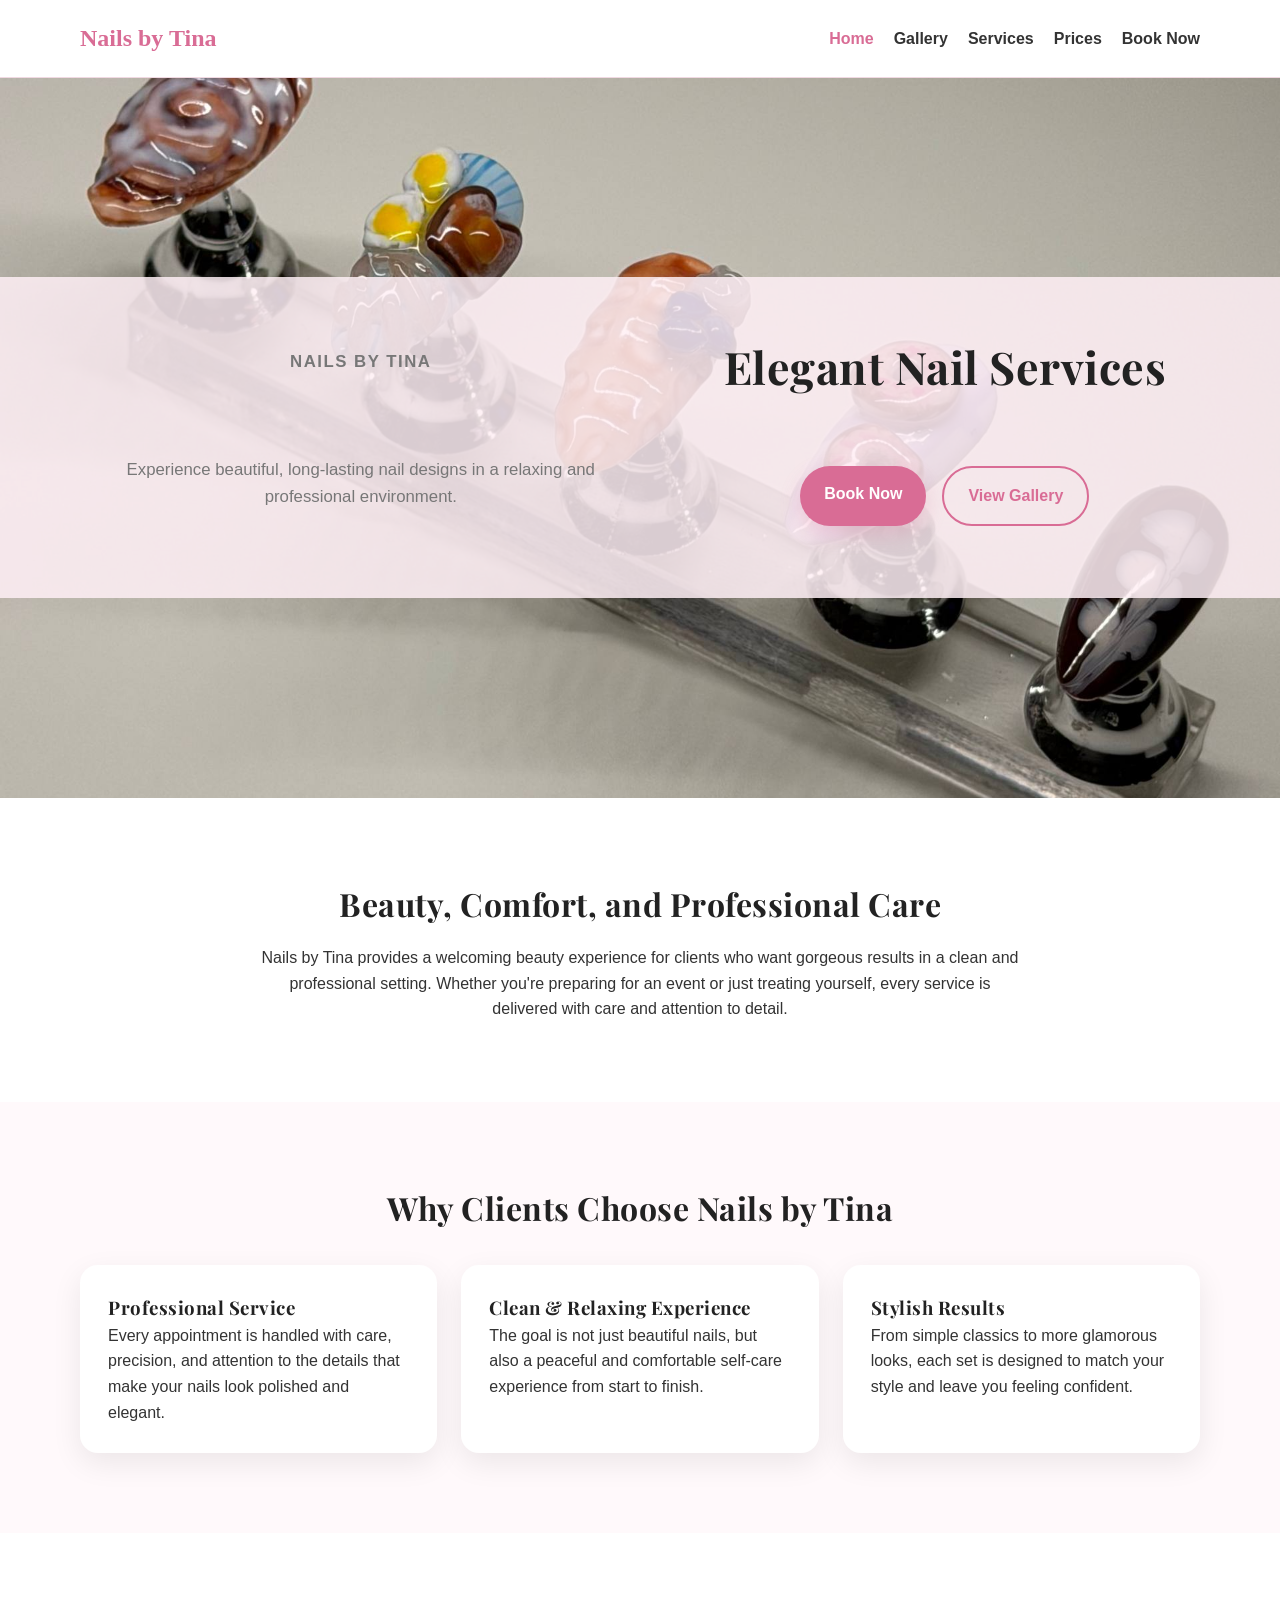
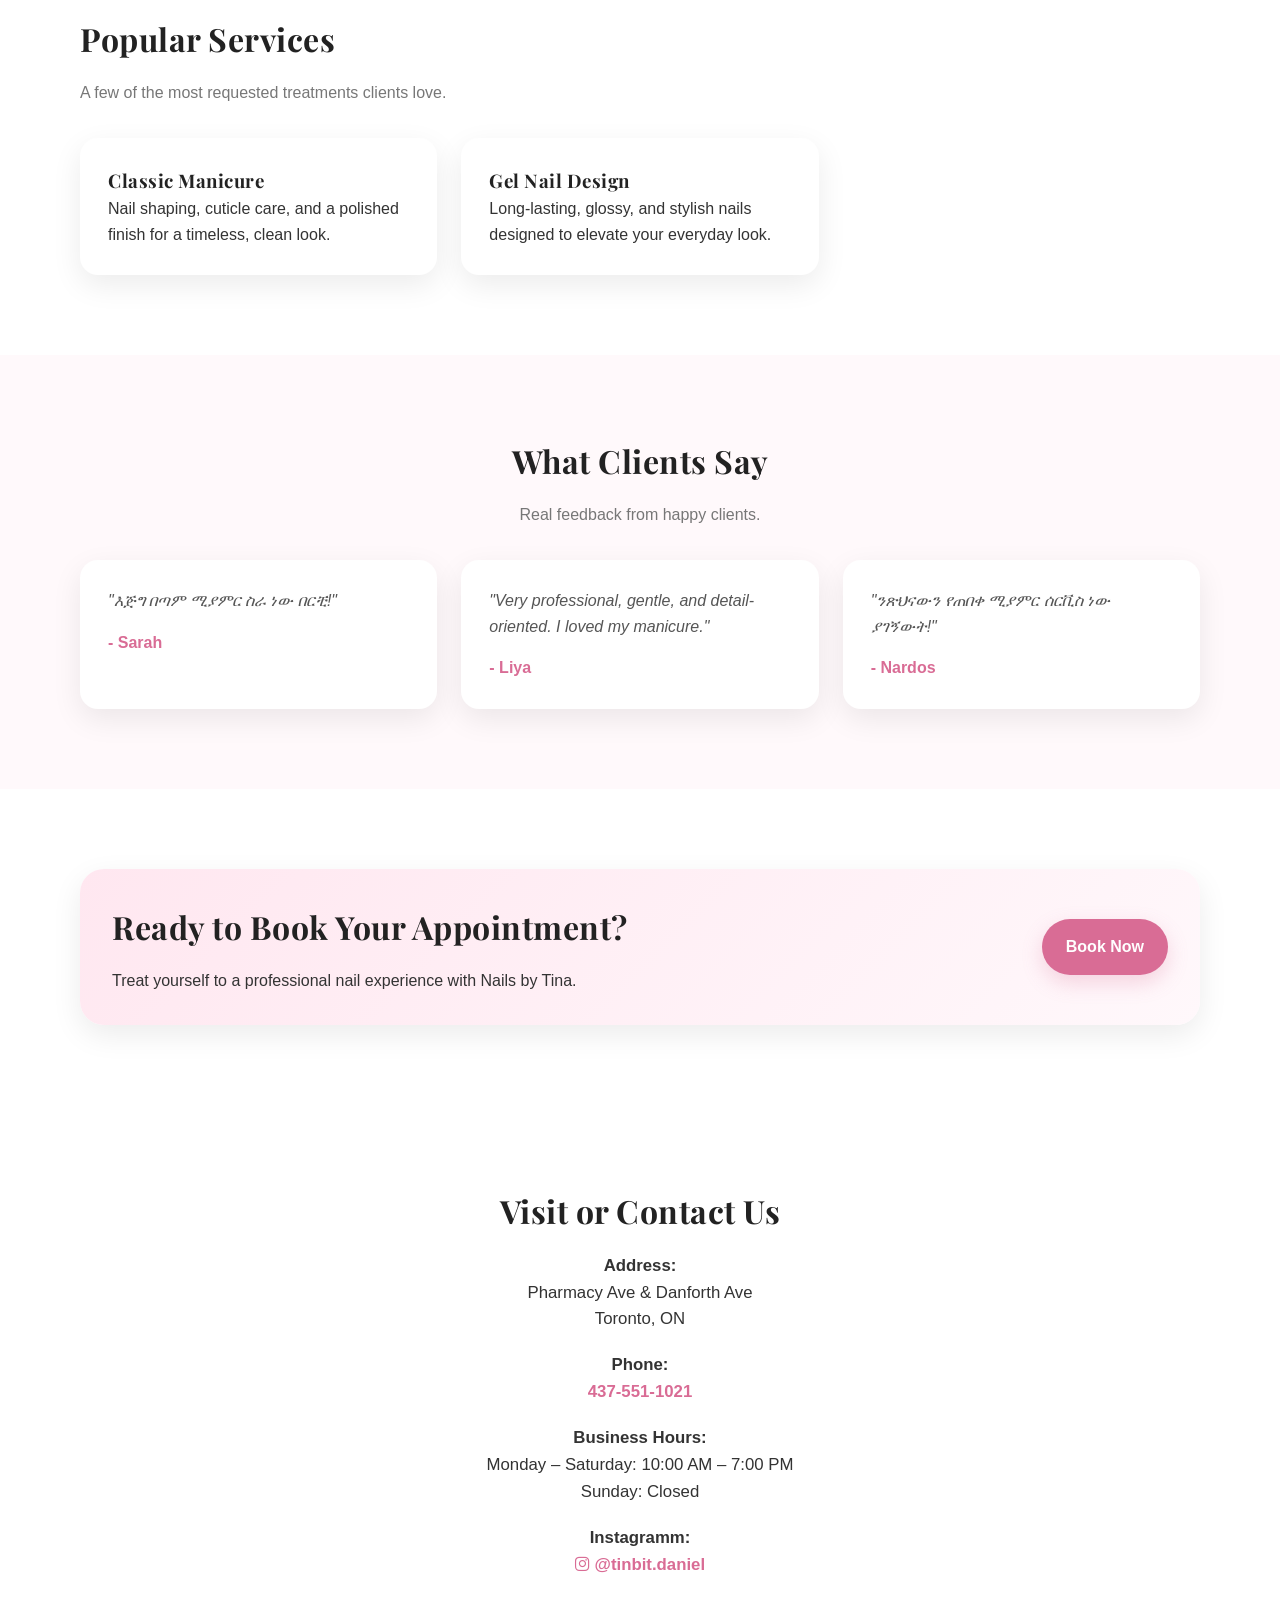
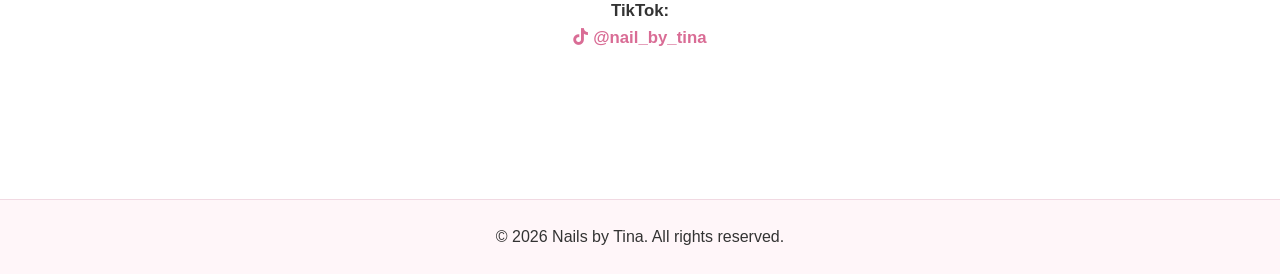
<file: index.html>
<!doctype html>
<html lang="en">
  <head>
    <meta charset="UTF-8" />
    <meta name="viewport" content="width=device-width, initial-scale=1.0" />
    <meta
      name="description"
      content="Nails by Tina offers elegant nail services with a professional and relaxing experience."
    />
    <title>Nails by Tina | Home</title>
    <link rel="stylesheet" href="style.css" />
    <link
      rel="stylesheet"
      href="https://cdnjs.cloudflare.com/ajax/libs/font-awesome/6.5.0/css/all.min.css"
    />
    <link
      href="https://fonts.googleapis.com/css2?family=Playfair+Display:wght@500;600;700&family=Poppins:wght@300;400;500;600&display=swap"
      rel="stylesheet"
    />
  </head>
  <body>
    <header class="site-header">
      <div class="container nav-container">
        <a href="index.html" class="logo">Nails by Tina</a>

        <nav class="navbar">
          <ul class="nav-links">
            <li><a href="index.html" class="active">Home</a></li>
            <li><a href="gallery.html">Gallery</a></li>
            <li><a href="services.html">Services</a></li>
            <li><a href="prices.html">Prices</a></li>
            <li><a href="booking.html">Book Now</a></li>
          </ul>
        </nav>
      </div>
    </header>

    <main>
      <section class="hero">
        <div class="hero-overlay">
          <div class="container hero-content center-text">
            <p class="tagline">Nails by Tina</p>
            <h1>Elegant Nail Services</h1>
            <p class="hero-subtext">
              Experience beautiful, long-lasting nail designs in a relaxing and
              professional environment.
            </p>

            <div class="hero-buttons">
              <a href="booking.html" class="btn btn-primary">Book Now</a>
              <a href="gallery.html" class="btn btn-secondary">View Gallery</a>
            </div>
          </div>
        </div>
      </section>

      <section class="about-preview section">
        <div class="container narrow-text center-text">
          <h2>Beauty, Comfort, and Professional Care</h2>
          <p>
            Nails by Tina provides a welcoming beauty experience for clients who
            want gorgeous results in a clean and professional setting. Whether
            you're preparing for an event or just treating yourself, every
            service is delivered with care and attention to detail.
          </p>
        </div>
      </section>

      <section class="why-us section alt-section">
        <div class="container">
          <h2 class="section-title center-text">
            Why Clients Choose Nails by Tina
          </h2>

          <div class="feature-grid">
            <article class="feature-card">
              <h3>Professional Service</h3>
              <p>
                Every appointment is handled with care, precision, and attention
                to the details that make your nails look polished and elegant.
              </p>
            </article>

            <article class="feature-card">
              <h3>Clean & Relaxing Experience</h3>
              <p>
                The goal is not just beautiful nails, but also a peaceful and
                comfortable self-care experience from start to finish.
              </p>
            </article>

            <article class="feature-card">
              <h3>Stylish Results</h3>
              <p>
                From simple classics to more glamorous looks, each set is
                designed to match your style and leave you feeling confident.
              </p>
            </article>
          </div>
        </div>
      </section>

      <section class="services-preview section">
        <div class="container">
          <div class="section-heading">
            <h2>Popular Services</h2>
            <p>A few of the most requested treatments clients love.</p>
          </div>

          <div class="card-grid">
            <article class="card service-card">
              <h3>Classic Manicure</h3>
              <p>
                Nail shaping, cuticle care, and a polished finish for a
                timeless, clean look.
              </p>
            </article>

            

            <article class="card service-card">
              <h3>Gel Nail Design</h3>
              <p>
                Long-lasting, glossy, and stylish nails designed to elevate your
                everyday look.
              </p>
            </article>
          </div>
        </div>
      </section>

      <section class="reviews-preview section alt-section">
        <div class="container">
          <div class="section-heading center-text">
            <h2>What Clients Say</h2>
            <p>Real feedback from happy clients.</p>
          </div>

          <div class="card-grid">
            <article class="review-card">
              <p>"እጅግ በጣም ሚያምር ስራ ነው በርቺ!"</p>
              <h4>- Sarah</h4>
            </article>

            <article class="review-card">
              <p>
                "Very professional, gentle, and detail-oriented. I loved my
                manicure."
              </p>
              <h4>- Liya</h4>
            </article>

            <article class="review-card">
              <p>"ንጽህናውን የጠበቀ ሚያምር ሰርቪስ ነው ያገኝውት!"</p>
              <h4>- Nardos</h4>
            </article>
          </div>
        </div>
      </section>

      <section class="cta section ">
        <div class="container cta-box">
          <div>
            <h2>Ready to Book Your Appointment?</h2>
            <p>
              Treat yourself to a professional nail experience with
              Nails by Tina.
            </p>
          </div>
          <a href="booking.html" class="btn btn-primary">Book Now</a>
        </div>
      </section>

      <section class="contact-preview section">
        <div class="container narrow-text center-text">
          <h2>Visit or Contact Us</h2>

          <div class="contact-info">
            <p>
              <strong>Address:</strong><br />
              Pharmacy Ave & Danforth Ave<br />
              Toronto, ON
            </p>

            <p>
              <strong>Phone:</strong><br />
              <a href="tel:4375511021">437-551-1021</a>
            </p>

            <p>
              <strong>Business Hours:</strong><br />
              Monday – Saturday: 10:00 AM – 7:00 PM<br />
              Sunday: Closed
            </p>

            <p>
              <strong>Instagramm:</strong><br />
              <a
                href="https://instagram.com/tinbit.daniel"
                target="_blank"
                class="social-link"
              >
                <i class="fa-brands fa-instagram"></i>
                @tinbit.daniel
              </a>
            </p>

            <p>
              <strong>TikTok:</strong><br />
              <a
                href="https://www.tiktok.com/@nail_by_tina"
                target="_blank"
                class="social-link"
              >
                <i class="fa-brands fa-tiktok"></i>
                @nail_by_tina
              </a>
            </p>
          </div>
        </div>
      </section>
    </main>

    <footer class="site-footer">
      <div class="container">
        <p>&copy; 2026 Nails by Tina. All rights reserved.</p>
      </div>
    </footer>

    <script src="script.js"></script>
  </body>
</html>
</file>
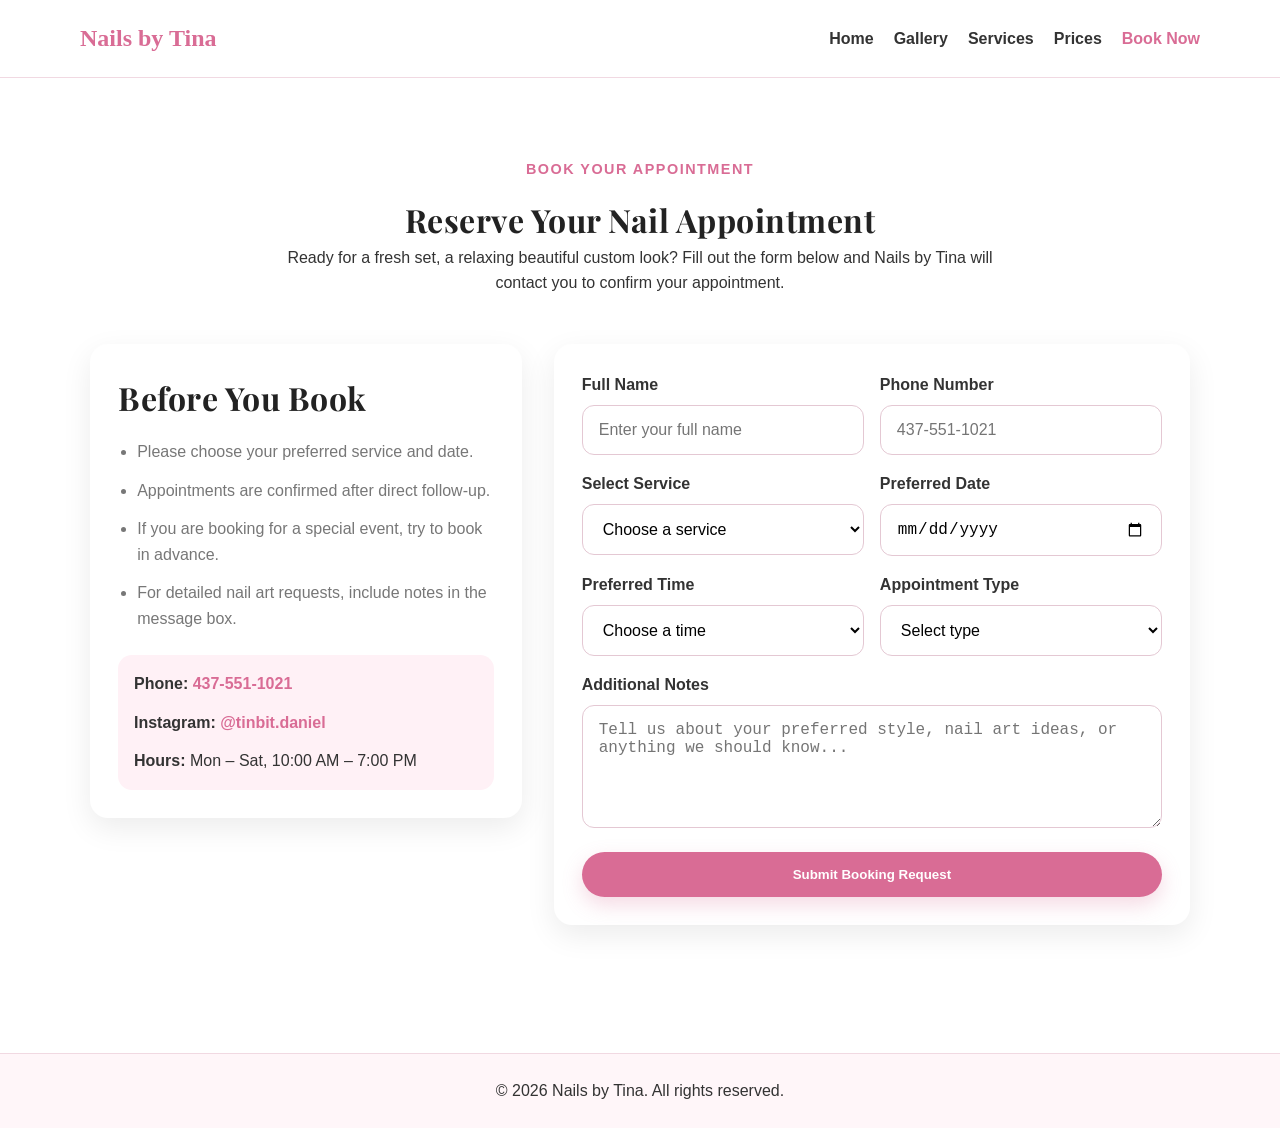
<file: booking.html>
<!doctype html>
<html lang="en">
  <head>
    <meta charset="UTF-8" />
    <meta name="viewport" content="width=device-width, initial-scale=1.0" />
    <title>Nails by Tina | Book Appointment</title>
    <link rel="stylesheet" href="style.css" />
    <link
      rel="stylesheet"
      href="https://cdnjs.cloudflare.com/ajax/libs/font-awesome/6.5.0/css/all.min.css"
    />
    <link
      href="https://fonts.googleapis.com/css2?family=Playfair+Display:wght@500;600;700&family=Poppins:wght@300;400;500;600&display=swap"
      rel="stylesheet"
    />
  </head>
  <body>
    <header class="site-header">
      <div class="container nav-container">
        <a href="index.html" class="logo">Nails by Tina</a>
        <nav class="navbar">
          <ul class="nav-links">
            <li><a href="index.html">Home</a></li>
            <li><a href="gallery.html">Gallery</a></li>
            <li><a href="services.html">Services</a></li>
            <li><a href="prices.html">Prices</a></li>
            <li><a href="booking.html" class="active">Book Now</a></li>
          </ul>
        </nav>
      </div>
    </header>

    <main class="section">
      <div class="container booking-page">
        <div class="booking-intro center-text">
          <p class="tagline">Book Your Appointment</p>
          <h1>Reserve Your Nail Appointment</h1>
          <p>
            Ready for a fresh set, a relaxing beautiful custom
            look? Fill out the form below and Nails by Tina will contact you to
            confirm your appointment.
          </p>
        </div>

        <div class="booking-layout">
          <div class="booking-info card">
            <h2>Before You Book</h2>
            <ul class="booking-tips">
              <li>Please choose your preferred service and date.</li>
              <li>Appointments are confirmed after direct follow-up.</li>
              <li>
                If you are booking for a special event, try to book in advance.
              </li>
              <li>
                For detailed nail art requests, include notes in the message
                box.
              </li>
            </ul>

            <div class="booking-contact-box">
              <p>
                <strong>Phone:</strong>
                <a href="tel:4375511021">437-551-1021</a>
              </p>
              <p>
                <strong>Instagram:</strong>
                <a href="https://instagram.com/tinbit.daniel" target="_blank"
                  >@tinbit.daniel</a
                >
              </p>
              <p><strong>Hours:</strong> Mon – Sat, 10:00 AM – 7:00 PM</p>
            </div>
          </div>

          <div class="booking-form-card card">
            <form
              class="booking-form"
              id="bookingForm"
              action="https://formspree.io/f/xreokvkj"
              method="post"
            >
              <input
                type="hidden"
                name="_subject"
                value="New booking request from Nails by Tina website"
              />
              <input
                type="hidden"
                name="_next"
                value="https://josi48.github.io//nails-by-tina/thank-you.html"
              />
              <div class="form-row">
                <div class="form-group">
                  <label for="name">Full Name</label>
                  <input
                    type="text"
                    id="name"
                    name="name"
                    placeholder="Enter your full name"
                    required
                  />
                </div>

                <div class="form-group">
                  <label for="phone">Phone Number</label>
                  <input
                    type="tel"
                    id="phone"
                    name="phone"
                    placeholder="437-551-1021"
                    required
                  />
                </div>
              </div>

              <div class="form-row">
                <div class="form-group">
                  <label for="service">Select Service</label>
                  <select id="service" name="service" required>
                    <option value="">Choose a service</option>
                    <option value="Classic Manicure">Gel Manicure/Shellac</option>
                    
                    <option value="Gel Manicure">Gel X Full Set</option>
                    <option value="Acrylic Full Set">Full Set Acrylic</option>
                  </select>
                </div>

                <div class="form-group">
                  <label for="date">Preferred Date</label>
                  <input type="date" id="date" name="date" required />
                </div>
              </div>

              <div class="form-row">
                <div class="form-group">
                  <label for="time">Preferred Time</label>
                  <select id="time" name="time" required>
                    <option value="">Choose a time</option>
                    <option value="10:00 AM">10:00 AM</option>
                    <option value="11:00 AM">11:00 AM</option>
                    <option value="12:00 PM">12:00 PM</option>
                    <option value="1:00 PM">1:00 PM</option>
                    <option value="2:00 PM">2:00 PM</option>
                    <option value="3:00 PM">3:00 PM</option>
                    <option value="4:00 PM">4:00 PM</option>
                    <option value="5:00 PM">5:00 PM</option>
                    <option value="6:00 PM">6:00 PM</option>
                  </select>
                </div>

                <div class="form-group">
                  <label for="appointmentType">Appointment Type</label>
                  <select id="appointmentType" name="appointmentType" required>
                    <option value="">Select type</option>
                    <option value="Single Service">Single Service</option>
                    <option value="Multiple Services">Multiple Services</option>
                    <option value="Special Occasion">Special Occasion</option>
                  </select>
                </div>
              </div>

              <div class="form-group">
                <label for="message">Additional Notes</label>
                <textarea
                  id="message"
                  name="message"
                  rows="5"
                  placeholder="Tell us about your preferred style, nail art ideas, or anything we should know..."
                ></textarea>
              </div>

              <button type="submit" class="btn btn-primary booking-submit-btn">
                Submit Booking Request
              </button>
            </form>

            <p id="formMessage" class="form-message"></p>
          </div>
        </div>
      </div>
    </main>

    <footer class="site-footer">
      <div class="container">
        <p>&copy; 2026 Nails by Tina. All rights reserved.</p>
      </div>
    </footer>

    <script src="script.js"></script>
  </body>
</html>
</file>
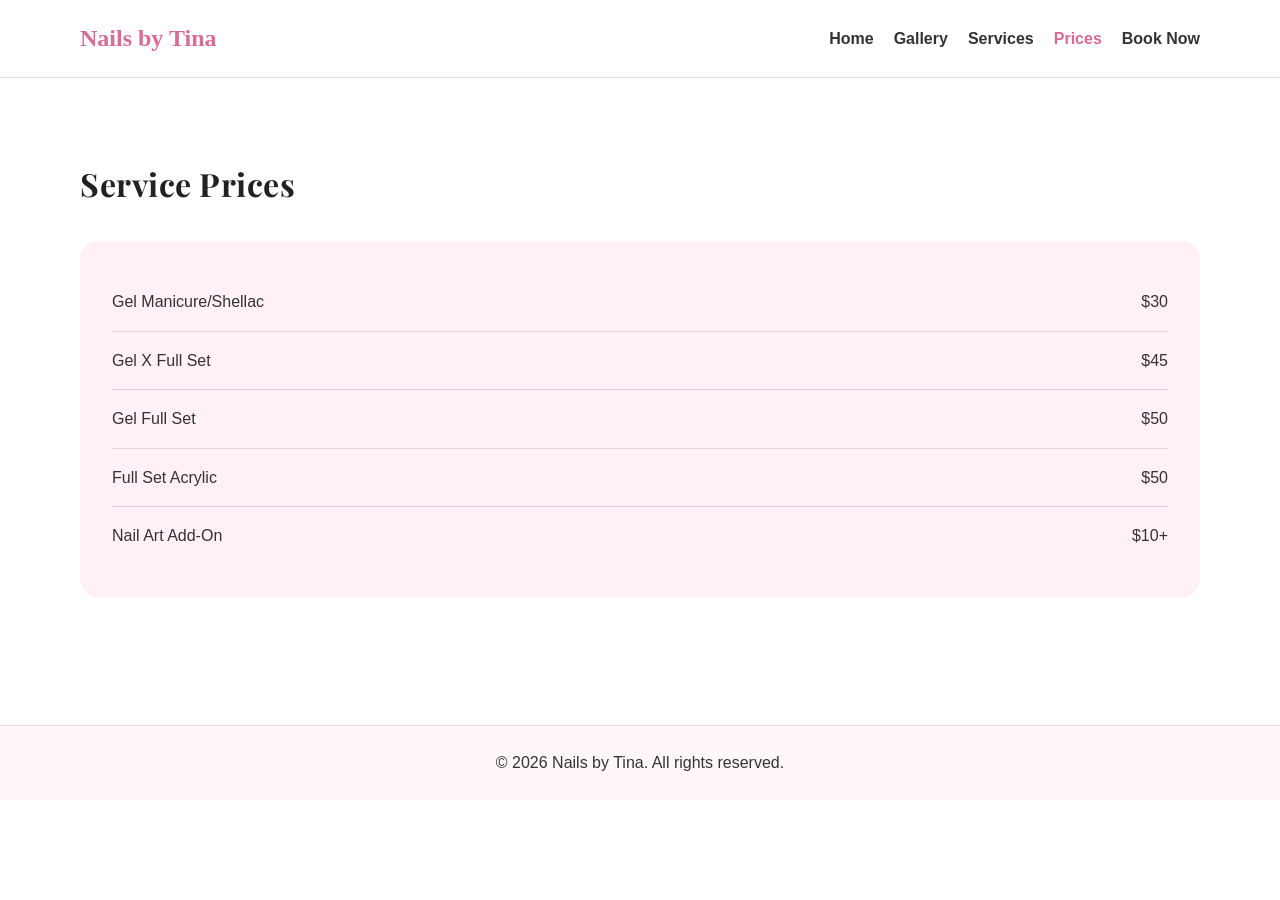
<file: prices.html>
<!doctype html>
<html lang="en">
  <head>
    <meta charset="UTF-8" />
    <meta name="viewport" content="width=device-width, initial-scale=1.0" />
    <title>Nails by Tina | Prices</title>
    <link rel="stylesheet" href="style.css" />
    <link
      rel="stylesheet"
      href="https://cdnjs.cloudflare.com/ajax/libs/font-awesome/6.5.0/css/all.min.css"
    />
    <link
      href="https://fonts.googleapis.com/css2?family=Playfair+Display:wght@500;600;700&family=Poppins:wght@300;400;500;600&display=swap"
      rel="stylesheet"
    />
  </head>
  <body>
    <header class="site-header">
      <div class="container nav-container">
        <a href="index.html" class="logo">Nails by Tina</a>
        <nav class="navbar">
          <ul class="nav-links">
            <li><a href="index.html">Home</a></li>
            <li><a href="gallery.html">Gallery</a></li>
            <li><a href="services.html">Services</a></li>
            <li><a href="prices.html" class="active">Prices</a></li>
            <li><a href="booking.html">Book Now</a></li>
          </ul>
        </nav>
      </div>
    </header>

    <main class="section">
      <div class="container">
        <h1>Service Prices</h1>

        <div class="price-list">
          <div class="price-item">
            <span>Gel Manicure/Shellac</span>
            <span>$30</span>
          </div>
          
          <div class="price-item">
            <span>Gel X Full Set</span>
            <span>$45</span>
          </div>
          <div class="price-item">
            <span>Gel Full Set</span>
            <span>$50</span>
          </div>
          <div class="price-item">
            <span>Full Set Acrylic</span>
            <span>$50</span>
          </div>
          <div class="price-item">
            <span>Nail Art Add-On</span>
            <span>$10+</span>
          </div>
        </div>
      </div>
    </main>

    <footer class="site-footer">
      <div class="container">
        <p>&copy; 2026 Nails by Tina. All rights reserved.</p>
      </div>
    </footer>
  </body>
</html>
</file>
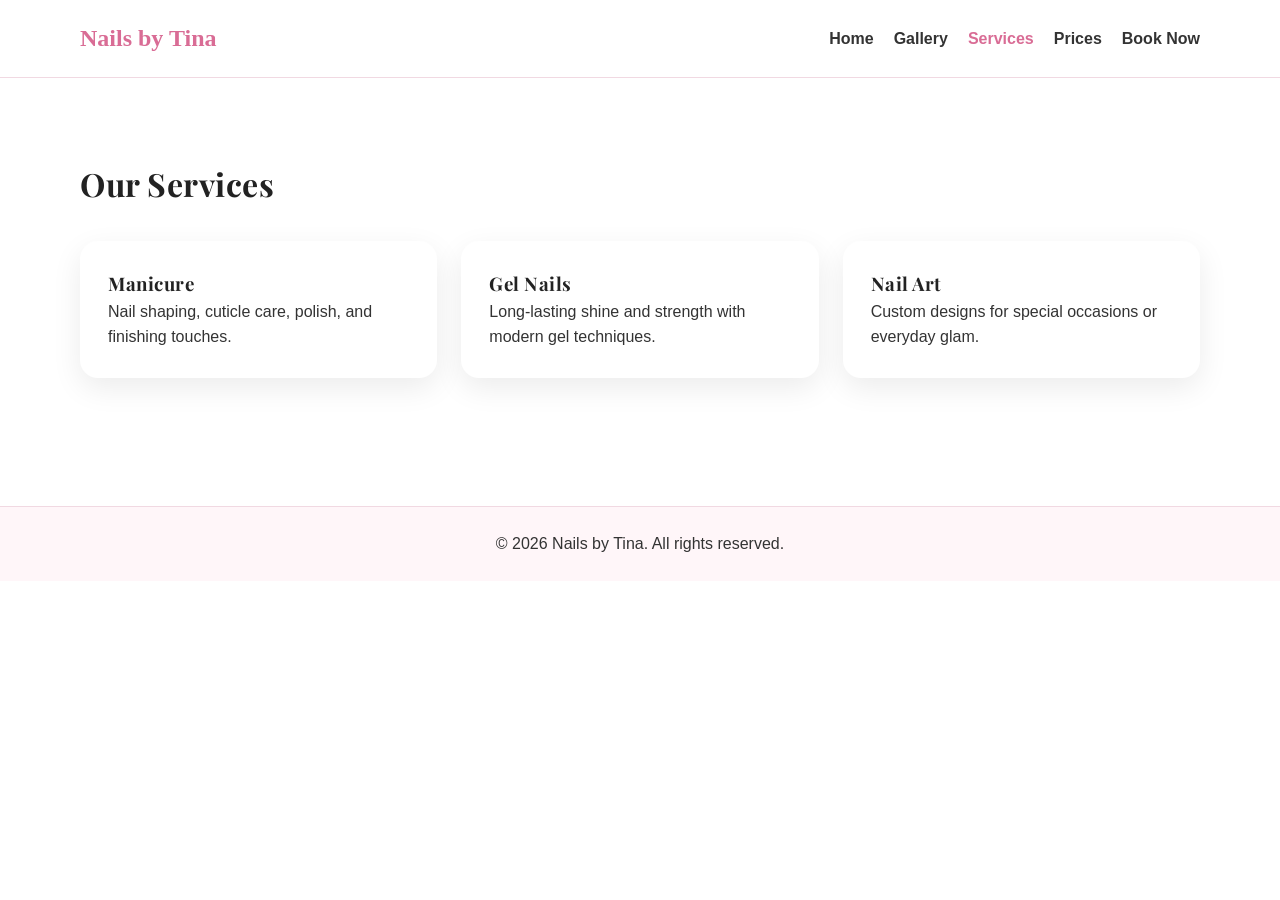
<file: services.html>
<!doctype html>
<html lang="en">
  <head>
    <meta charset="UTF-8" />
    <meta name="viewport" content="width=device-width, initial-scale=1.0" />
    <title>Nails by Tina | Services</title>
    <link rel="stylesheet" href="style.css" />
    <link
      rel="stylesheet"
      href="https://cdnjs.cloudflare.com/ajax/libs/font-awesome/6.5.0/css/all.min.css"
    />
    <link
      href="https://fonts.googleapis.com/css2?family=Playfair+Display:wght@500;600;700&family=Poppins:wght@300;400;500;600&display=swap"
      rel="stylesheet"
    />
  </head>
  <body>
    <header class="site-header">
      <div class="container nav-container">
        <a href="index.html" class="logo">Nails by Tina</a>
        <nav class="navbar">
          <ul class="nav-links">
            <li><a href="index.html">Home</a></li>
            <li><a href="gallery.html">Gallery</a></li>
            <li><a href="services.html" class="active">Services</a></li>
            <li><a href="prices.html">Prices</a></li>
            <li><a href="booking.html">Book Now</a></li>
          </ul>
        </nav>
      </div>
    </header>

    <main class="section">
      <div class="container">
        <h1>Our Services</h1>
        <div class="card-grid">
          <article class="card">
            <h3>Manicure</h3>
            <p>Nail shaping, cuticle care, polish, and finishing touches.</p>
          </article>
          
          <article class="card">
            <h3>Gel Nails</h3>
            <p>Long-lasting shine and strength with modern gel techniques.</p>
          </article>
          <article class="card">
            <h3>Nail Art</h3>
            <p>Custom designs for special occasions or everyday glam.</p>
          </article>
        </div>
      </div>
    </main>

    <footer class="site-footer">
      <div class="container">
        <p>&copy; 2026 Nails by Tina. All rights reserved.</p>
      </div>
    </footer>
  </body>
</html>
</file>
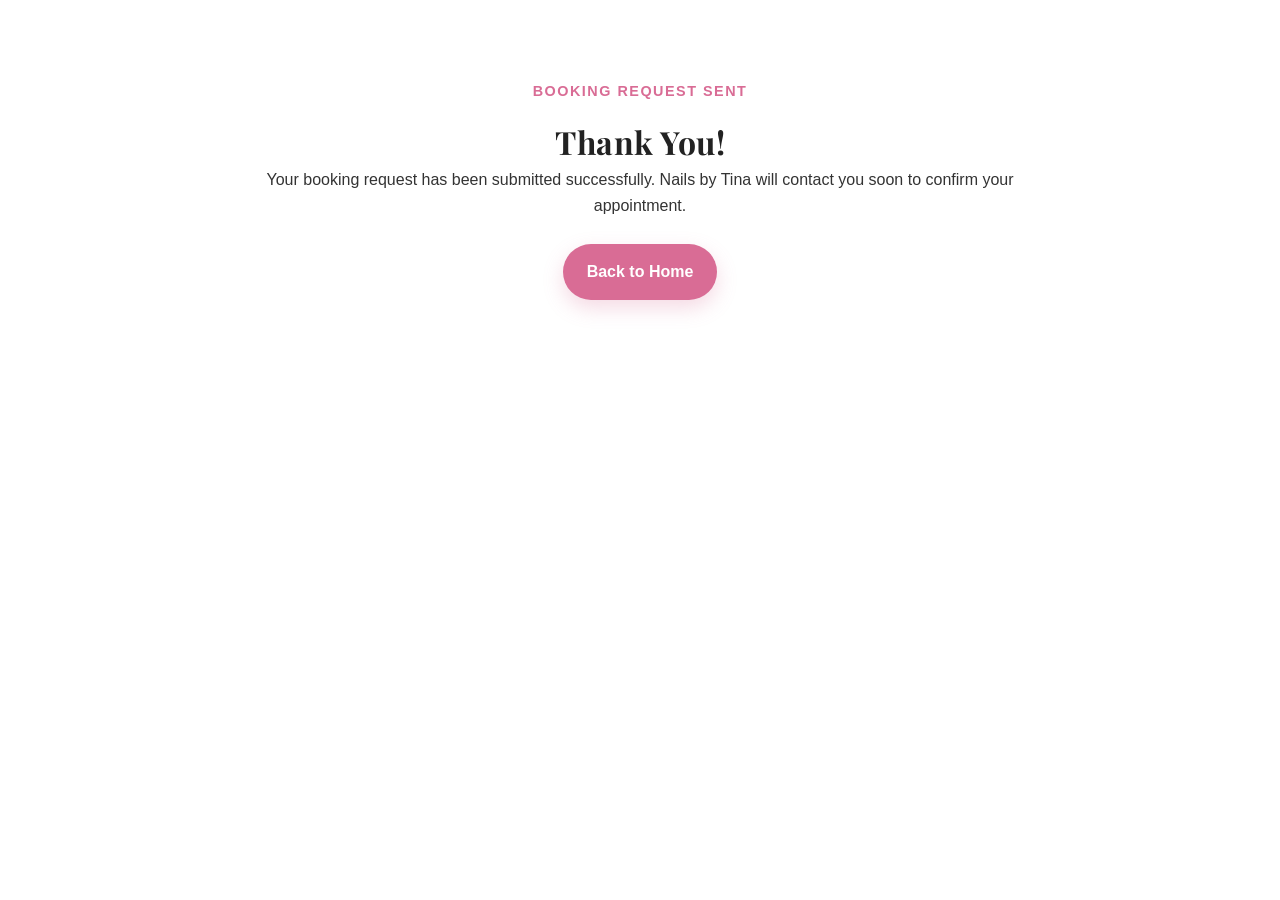
<file: thank-you.html>
<!doctype html>
<html lang="en">
  <head>
    <meta charset="UTF-8" />
    <meta name="viewport" content="width=device-width, initial-scale=1.0" />
    <title>Nails by Tina | Thank You</title>
    <link rel="stylesheet" href="style.css" />
    <link
      href="https://fonts.googleapis.com/css2?family=Playfair+Display:wght@500;600;700&family=Poppins:wght@300;400;500;600&display=swap"
      rel="stylesheet"
    />
  </head>
  <body>
    <main class="section">
      <div class="container center-text narrow-text">
        <p class="tagline">Booking Request Sent</p>
        <h1>Thank You!</h1>
        <p>
          Your booking request has been submitted successfully. Nails by Tina
          will contact you soon to confirm your appointment.
        </p>
        <br />
        <a href="index.html" class="btn btn-primary">Back to Home</a>
      </div>
    </main>
  </body>
</html>
</file>
<file: style.css>
body {
  font-family: 'Poppins', sans-serif;
}
h1, h2, h3 {
  font-family: 'Playfair Display', serif;
  letter-spacing: 0.5px;
}
* {
  margin: 0;
  padding: 0;
  box-sizing: border-box;
}
.logo {
  font-family: 'Playfair Display', serif;
  font-weight: 700;
  font-size: 1.5rem;
}
.logo {
  font-family: 'Great Vibes', cursive;
}

:root {
  --pink: #f7c6d9;
  --deep-pink: #d96c95;
  --light-pink: #fff1f6;
  --white: #ffffff;
  --text: #333333;
  --soft-gray: #777777;
  --border: #f1d9e2;
  --shadow: 0 10px 30px rgba(0, 0, 0, 0.08);
  --radius: 18px;
}

body {
  font-family: Arial, sans-serif;
  color: var(--text);
  background-color: var(--white);
  line-height: 1.6;
}

img {
  max-width: 100%;
  display: block;
  border-radius: var(--radius);
}

.container {
  width: min(1120px, 90%);
  margin: 0 auto;
}

.section {
  padding: 5rem 0;
}

.center-text {
  text-align: center;
}

.narrow-text {
  max-width: 760px;
  margin: 0 auto;
}

.alt-section {
  background: #fff9fb;
}

.site-header {
  background: rgba(255, 255, 255, 0.96);
  border-bottom: 1px solid var(--border);
  position: sticky;
  top: 0;
  z-index: 1000;
  backdrop-filter: blur(10px);
}

.nav-container {
  display: flex;
  justify-content: space-between;
  align-items: center;
  padding: 1.2rem 0;
}

.logo {
  text-decoration: none;
  color: var(--deep-pink);
  font-size: 1.5rem;
  font-weight: 700;
}

.nav-links {
  display: flex;
  gap: 1.25rem;
  list-style: none;
}

.nav-links a {
  text-decoration: none;
  color: var(--text);
  font-weight: 600;
  transition: color 0.3s ease;
}

.nav-links a:hover,
.nav-links a.active {
  color: var(--deep-pink);
}

.hero {
  background: linear-gradient(135deg, var(--light-pink), var(--white));
  padding: 6rem 0;
}

.hero-content {
  display: grid;
  grid-template-columns: 1.1fr 1fr;
  gap: 3rem;
  align-items: center;
}

.tagline {
  color: var(--deep-pink);
  font-weight: 700;
  margin-bottom: 0.8rem;
  text-transform: uppercase;
  letter-spacing: 1.5px;
  font-size: 0.9rem;
}

.hero h1 {
  font-size: 3rem;
  line-height: 1.15;
  margin-bottom: 1rem;
  color: #222;
}

.hero p {
  margin-bottom: 1.5rem;
  color: var(--soft-gray);
  font-size: 1.05rem;
}

.hero-image img {
  box-shadow: var(--shadow);
}

.hero-buttons {
  display: flex;
  gap: 1rem;
  flex-wrap: wrap;
}

.btn {
  display: inline-block;
  text-decoration: none;
  padding: 0.95rem 1.5rem;
  border-radius: 999px;
  font-weight: 700;
  transition: all 0.3s ease;
  border: none;
  cursor: pointer;
}

.btn-primary {
  background: var(--deep-pink);
  color: var(--white);
  box-shadow: 0 8px 20px rgba(217, 108, 149, 0.25);
}

.btn-primary:hover {
  transform: translateY(-2px);
}

.btn-secondary {
  border: 2px solid var(--deep-pink);
  color: var(--deep-pink);
  background: transparent;
}

.btn-secondary:hover {
  background: var(--deep-pink);
  color: var(--white);
}

h1,
h2,
h3 {
  color: #222;
}

h2 {
  margin-bottom: 1rem;
  font-size: 2rem;
}

.section-title {
  margin-bottom: 2rem;
}

.section-heading {
  margin-bottom: 2rem;
}

.section-heading p {
  color: var(--soft-gray);
}

.card-grid,
.feature-grid {
  display: grid;
  grid-template-columns: repeat(3, 1fr);
  gap: 1.5rem;
  margin-top: 2rem;
}

.card,
.review-card,
.feature-card {
  background: var(--white);
  padding: 1.75rem;
  border-radius: var(--radius);
  box-shadow: var(--shadow);
}

.service-card,
.feature-card,
.review-card {
  transition:
    transform 0.3s ease,
    box-shadow 0.3s ease;
}

.service-card:hover,
.feature-card:hover,
.review-card:hover {
  transform: translateY(-6px);
}

.review-card p {
  font-style: italic;
  margin-bottom: 1rem;
  color: #555;
}

.review-card h4 {
  color: var(--deep-pink);
}

.price-list {
  margin-top: 2rem;
  background: var(--light-pink);
  padding: 2rem;
  border-radius: var(--radius);
}

.price-item {
  display: flex;
  justify-content: space-between;
  padding: 1rem 0;
  border-bottom: 1px solid #e8cfd8;
}

.price-item:last-child {
  border-bottom: none;
}

.booking-container {
  max-width: 700px;
}

.booking-form {
  display: flex;
  flex-direction: column;
  gap: 0.9rem;
  margin-top: 2rem;
}

.booking-form input,
.booking-form select,
.booking-form textarea {
  padding: 0.95rem 1rem;
  border: 1px solid #e4c8d3;
  border-radius: 12px;
  font-size: 1rem;
}

.booking-form input:focus,
.booking-form select:focus,
.booking-form textarea:focus {
  outline: 2px solid #f3bdd0;
  border-color: var(--deep-pink);
}

.form-message {
  margin-top: 1rem;
  color: var(--deep-pink);
  font-weight: 600;
}

.cta-box {
  background: linear-gradient(135deg, #ffe7f0, #fff8fb);
  border-radius: 24px;
  padding: 2rem;
  box-shadow: var(--shadow);
  display: flex;
  justify-content: space-between;
  align-items: center;
  gap: 1.5rem;
}

.site-footer {
  background: #fff6f9;
  text-align: center;
  padding: 1.5rem 0;
  margin-top: 3rem;
  border-top: 1px solid var(--border);
}

@media (max-width: 900px) {
  .hero-content,
  .card-grid,
  .feature-grid,
  .cta-box {
    grid-template-columns: 1fr;
  }
  .booking-layout,
  .form-row {
    grid-template-columns: 1fr;
  }
  @media (max-width: 600px) {
    .gallery-grid {
      grid-template-columns: 1fr;
    }
  }

  .hero h1 {
    font-size: 2.2rem;
  }

  .nav-container {
    flex-direction: column;
    gap: 1rem;
  }
  .gallery-grid {
    grid-template-columns: 1fr 1fr;
  }

  .nav-links {
    flex-wrap: wrap;
    justify-content: center;
  }

  .cta-box {
    display: flex;
    flex-direction: column;
    text-align: center;
  }
}
.contact-info p {
  margin-bottom: 1.2rem;
  font-size: 1.05rem;
}

.contact-info a {
  color: var(--deep-pink);
  text-decoration: none;
  font-weight: 600;
}

.contact-info a:hover {
  text-decoration: underline;
}
.social-link:hover i {
  transform: scale(1.2);
  transition: 0.2s ease;
}
.gallery-grid {
  display: grid;
  grid-template-columns: repeat(auto-fit, minmax(220px, 1fr));
  gap: 1rem;
  margin-top: 2rem;
}

.gallery-grid img {
  width: 100%;
  height: 220px;
  object-fit: cover;
  border-radius: var(--radius);
  transition:
    transform 0.3s ease,
    box-shadow 0.3s ease;
  cursor: pointer;
}

.gallery-grid img:hover {
  transform: scale(1.03);
  box-shadow: var(--shadow);
}
.lightbox {
  position: fixed;
  inset: 0;
  background: rgba(0, 0, 0, 0.82);
  display: none;
  align-items: center;
  justify-content: center;
  padding: 2rem;
  z-index: 2000;
}

.lightbox.active {
  display: flex;
}

.lightbox-image {
  max-width: min(900px, 95vw);
  max-height: 85vh;
  border-radius: 18px;
  box-shadow: 0 20px 40px rgba(0, 0, 0, 0.35);
}

.lightbox-close {
  position: absolute;
  top: 20px;
  right: 24px;
  background: transparent;
  border: none;
  color: white;
  font-size: 2.5rem;
  cursor: pointer;
  line-height: 1;
}

.lightbox-close:hover {
  opacity: 0.8;
}
.booking-page {
  max-width: 1100px;
}

.booking-intro {
  max-width: 760px;
  margin: 0 auto 3rem;
}

.booking-layout {
  display: grid;
  grid-template-columns: 0.95fr 1.4fr;
  gap: 2rem;
  align-items: start;
}

.booking-info,
.booking-form-card {
  background: var(--white);
  border-radius: var(--radius);
  box-shadow: var(--shadow);
}

.booking-info h2 {
  margin-bottom: 1rem;
}

.booking-tips {
  padding-left: 1.2rem;
  margin-bottom: 1.5rem;
  color: var(--soft-gray);
}

.booking-tips li {
  margin-bottom: 0.8rem;
}

.booking-contact-box {
  background: var(--light-pink);
  padding: 1rem;
  border-radius: 14px;
}

.booking-contact-box p {
  margin-bottom: 0.8rem;
}

.booking-contact-box p:last-child {
  margin-bottom: 0;
}

.booking-contact-box a {
  color: var(--deep-pink);
  text-decoration: none;
  font-weight: 600;
}

.booking-contact-box a:hover {
  text-decoration: underline;
}

.booking-form {
  display: flex;
  flex-direction: column;
  gap: 1rem;
  margin-top: 0;
}

.form-row {
  display: grid;
  grid-template-columns: 1fr 1fr;
  gap: 1rem;
}

.form-group {
  display: flex;
  flex-direction: column;
}

.form-group label {
  margin-bottom: 0.45rem;
  font-weight: 600;
}

.booking-form input,
.booking-form select,
.booking-form textarea {
  padding: 0.95rem 1rem;
  border: 1px solid #e4c8d3;
  border-radius: 12px;
  font-size: 1rem;
  background: #fff;
}

.booking-form input:focus,
.booking-form select:focus,
.booking-form textarea:focus {
  outline: 2px solid #f3bdd0;
  border-color: var(--deep-pink);
}

.booking-submit-btn {
  margin-top: 0.5rem;
  width: 100%;
}

.form-message {
  margin-top: 1rem;
  padding: 1rem 1.2rem;
  border-radius: 12px;
  background: #fff3f8;
  color: var(--deep-pink);
  font-weight: 600;
  display: none;
}
/* hero */
.hero {
  background: url('images/pic2.jpg') center/cover no-repeat;
  min-height: 80vh;
  position: relative;
  display: flex;
  align-items: center;
}

.hero-overlay {
  background: rgba(255, 240, 246, 0.85);
  width: 100%;
  padding: 4rem 0;
}

.hero-content h1 {
  font-size: 2.8rem;
  margin-bottom: 1rem;
}

.hero-subtext {
  max-width: 600px;
  margin: 0 auto 1.5rem;
  color: var(--soft-gray);
}

.hero-buttons {
  display: flex;
  justify-content: center;
  gap: 1rem;
}

.btn-secondary {
  background: transparent;
  border: 2px solid var(--deep-pink);
  color: var(--deep-pink);
}
</file>
